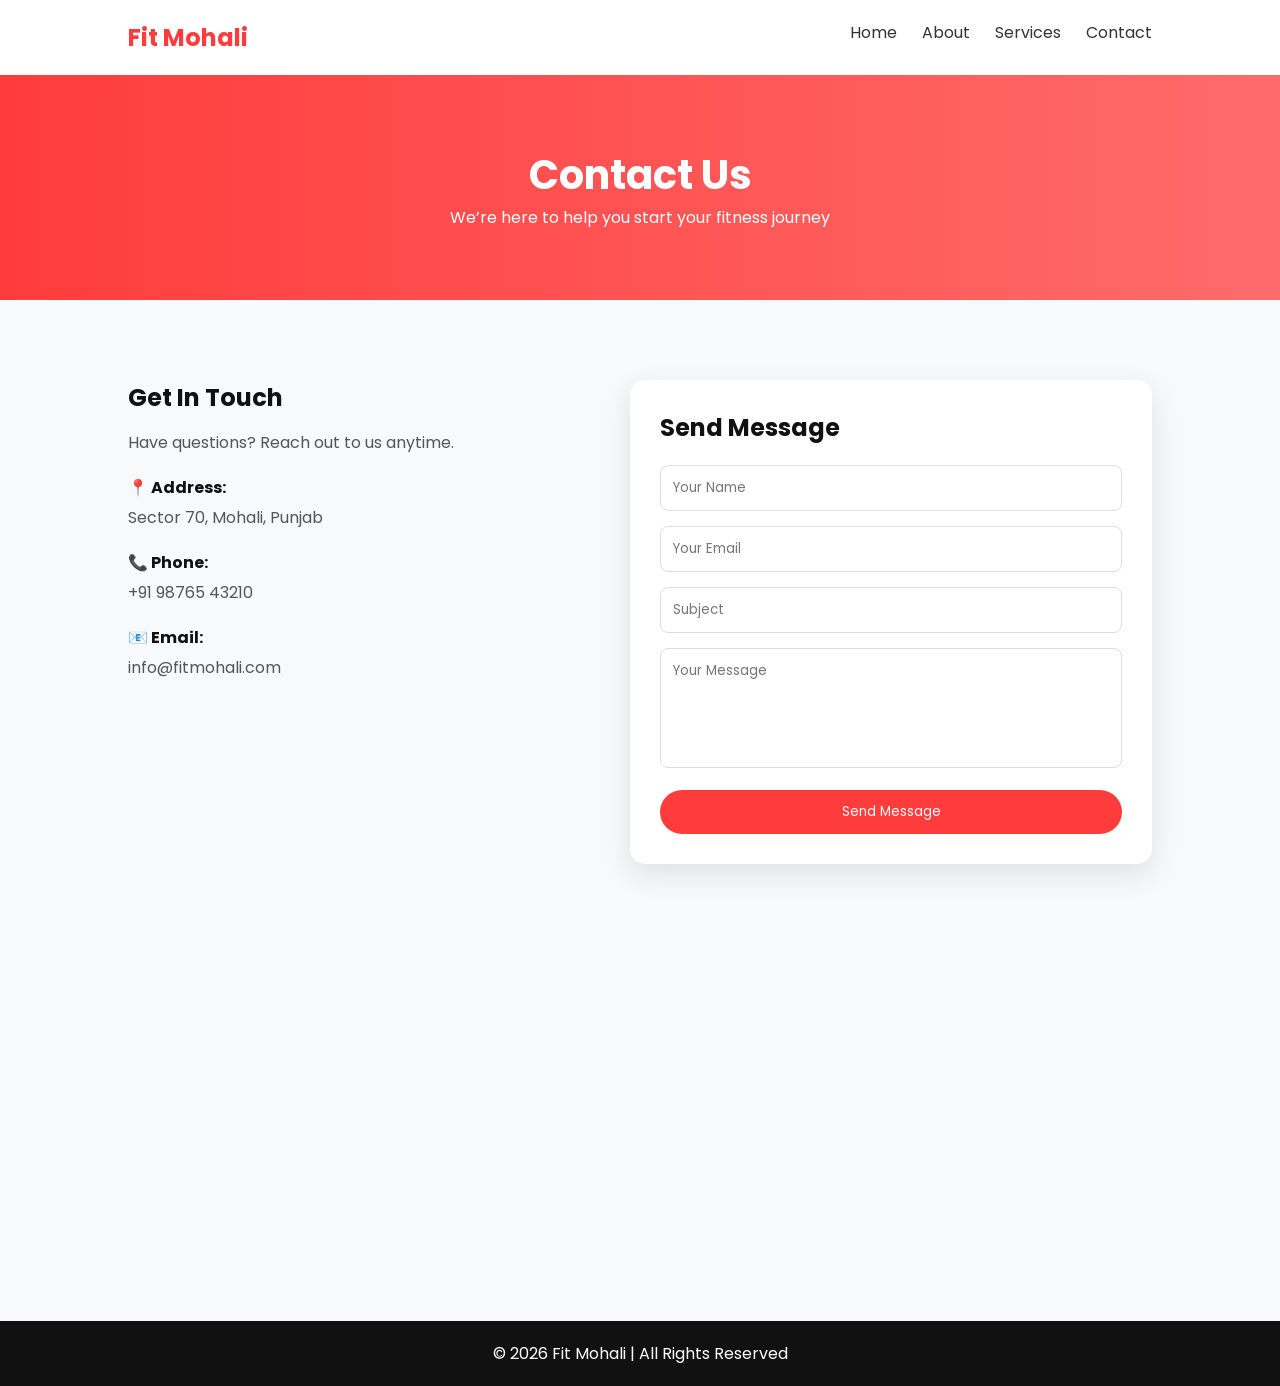
<file: contact.html>
<!DOCTYPE html>
<html lang="en">
<head>
<meta charset="UTF-8">
<meta name="viewport" content="width=device-width, initial-scale=1.0">

<title>Contact Us | Fit Mohali</title>
<meta name="description" content="Contact Fit Mohali - Best Gym in Mohali. Call, visit, or send a message to start your fitness journey.">

<link href="https://fonts.googleapis.com/css2?family=Poppins:wght@300;400;600&display=swap" rel="stylesheet">

<style>
*{
    margin:0;
    padding:0;
    box-sizing:border-box;
    font-family:'Poppins', sans-serif;
}

body{
    background:#f8f9fb;
    color:#111;
}

/* NAVBAR */
nav{
    display:flex;
    justify-content:space-between;
    padding:20px 10%;
    background:#fff;
    box-shadow:0 2px 10px rgba(0,0,0,0.08);
}

nav h1{
    color:#ff3c3c;
}

nav ul{
    display:flex;
    gap:25px;
    list-style:none;
}

nav a{
    text-decoration:none;
    color:#333;
}

nav a:hover{
    color:#ff3c3c;
}

/* HERO */
.hero{
    padding:70px 10%;
    text-align:center;
    background:linear-gradient(to right,#ff3c3c,#ff6b6b);
    color:#fff;
}

.hero h1{
    font-size:40px;
}

/* CONTACT SECTION */
.contact{
    padding:80px 10%;
}

.contact-container{
    display:flex;
    gap:40px;
    flex-wrap:wrap;
}

/* LEFT INFO */
.contact-info{
    flex:1;
}

.contact-info h2{
    margin-bottom:15px;
}

.contact-info p{
    color:#555;
    margin-bottom:20px;
}

.info-box{
    margin-bottom:15px;
}

.info-box strong{
    display:block;
    margin-bottom:5px;
}

/* FORM */
.contact-form{
    flex:1;
    background:#fff;
    padding:30px;
    border-radius:15px;
    box-shadow:0 10px 30px rgba(0,0,0,0.1);
}

.contact-form h2{
    margin-bottom:20px;
}

.contact-form input,
.contact-form textarea{
    width:100%;
    padding:12px;
    margin-bottom:15px;
    border:1px solid #ddd;
    border-radius:8px;
    outline:none;
}

.contact-form textarea{
    resize:none;
    height:120px;
}

.contact-form button{
    width:100%;
    padding:12px;
    border:none;
    background:#ff3c3c;
    color:#fff;
    border-radius:25px;
    cursor:pointer;
    transition:0.3s;
}

.contact-form button:hover{
    background:#000;
}

/* MAP */
.map{
    margin-top:40px;
}

.map iframe{
    width:100%;
    height:300px;
    border:none;
    border-radius:10px;
}

/* FOOTER */
footer{
    text-align:center;
    padding:20px;
    background:#111;
    color:#fff;
    margin-top:30px;
}

/* RESPONSIVE */
@media(max-width:768px){
    .hero h1{
        font-size:28px;
    }
}
</style>

</head>
<body>

<!-- NAVBAR -->
<nav>
    <h1>Fit Mohali</h1>
    <ul>
        <li><a href="index.html">Home</a></li>
        <li><a href="about.html">About</a></li>
        <li><a href="#">Services</a></li>
        <li><a href="#">Contact</a></li>
    </ul>
</nav>

<!-- HERO -->
<section class="hero">
    <h1>Contact Us</h1>
    <p>We’re here to help you start your fitness journey</p>
</section>

<!-- CONTACT -->
<section class="contact">

    <div class="contact-container">

        <!-- LEFT -->
        <div class="contact-info">
            <h2>Get In Touch</h2>
            <p>Have questions? Reach out to us anytime.</p>

            <div class="info-box">
                <strong>📍 Address:</strong>
                <p>Sector 70, Mohali, Punjab</p>
            </div>

            <div class="info-box">
                <strong>📞 Phone:</strong>
                <p>+91 98765 43210</p>
            </div>

            <div class="info-box">
                <strong>📧 Email:</strong>
                <p>info@fitmohali.com</p>
            </div>
        </div>

        <!-- RIGHT FORM -->
        <div class="contact-form">
            <h2>Send Message</h2>

            <form>
                <input type="text" placeholder="Your Name" required>
                <input type="email" placeholder="Your Email" required>
                <input type="text" placeholder="Subject">
                <textarea placeholder="Your Message"></textarea>
                <button type="submit">Send Message</button>
            </form>
        </div>

    </div>

    <!-- MAP -->
    <div class="map">
        <iframe src="https://maps.google.com/maps?q=mohali&t=&z=13&ie=UTF8&iwloc=&output=embed"></iframe>
    </div>

</section>

<!-- FOOTER -->
<footer>
    <p>© 2026 Fit Mohali | All Rights Reserved</p>
</footer>

</body>
</html>
</file>
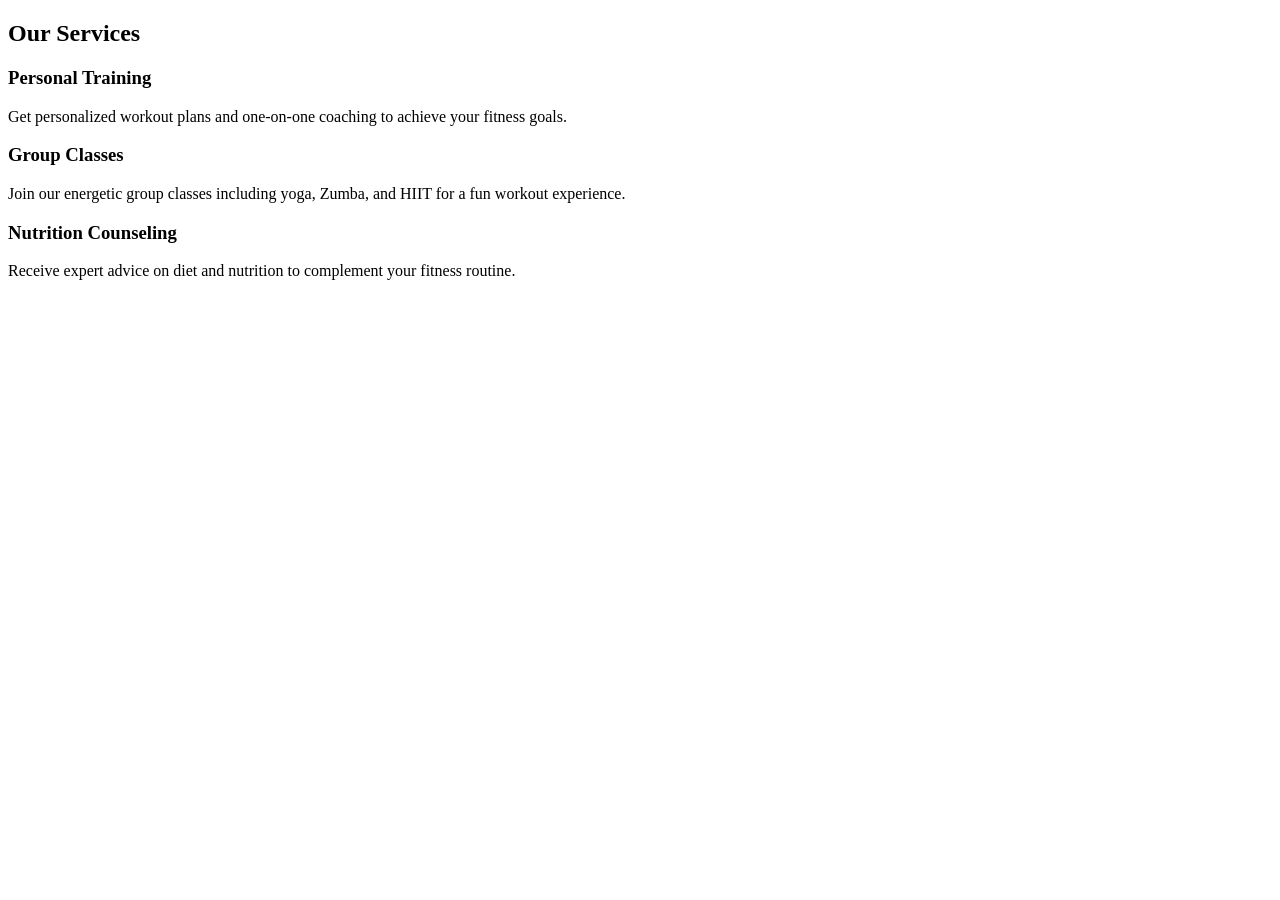
<file: service.html>
<!DOCTYPE html>
<html lang="en">
<head>
    <meta charset="UTF-8">
    <meta name="viewport" content="width=device-width, initial-scale=1.0">
    <title>Document</title>
    
</head>
<body>
<section>
    <div class="section-title">
        <h2>Our Services</h2>
    </div>
    <div class="services">
        <div class="service-item">
            <h3>Personal Training</h3>
            <p>Get personalized workout plans and one-on-one coaching to achieve your fitness goals.</p>
        </div>
        <div class="service-item">
            <h3>Group Classes</h3>
            <p>Join our energetic group classes including yoga, Zumba, and HIIT for a fun workout experience.</p>
        </div>
        <div class="service-item">
            <h3>Nutrition Counseling</h3>
            <p>Receive expert advice on diet and nutrition to complement your fitness routine.</p>
        </div>
    </div>
</body>
</html>
</file>
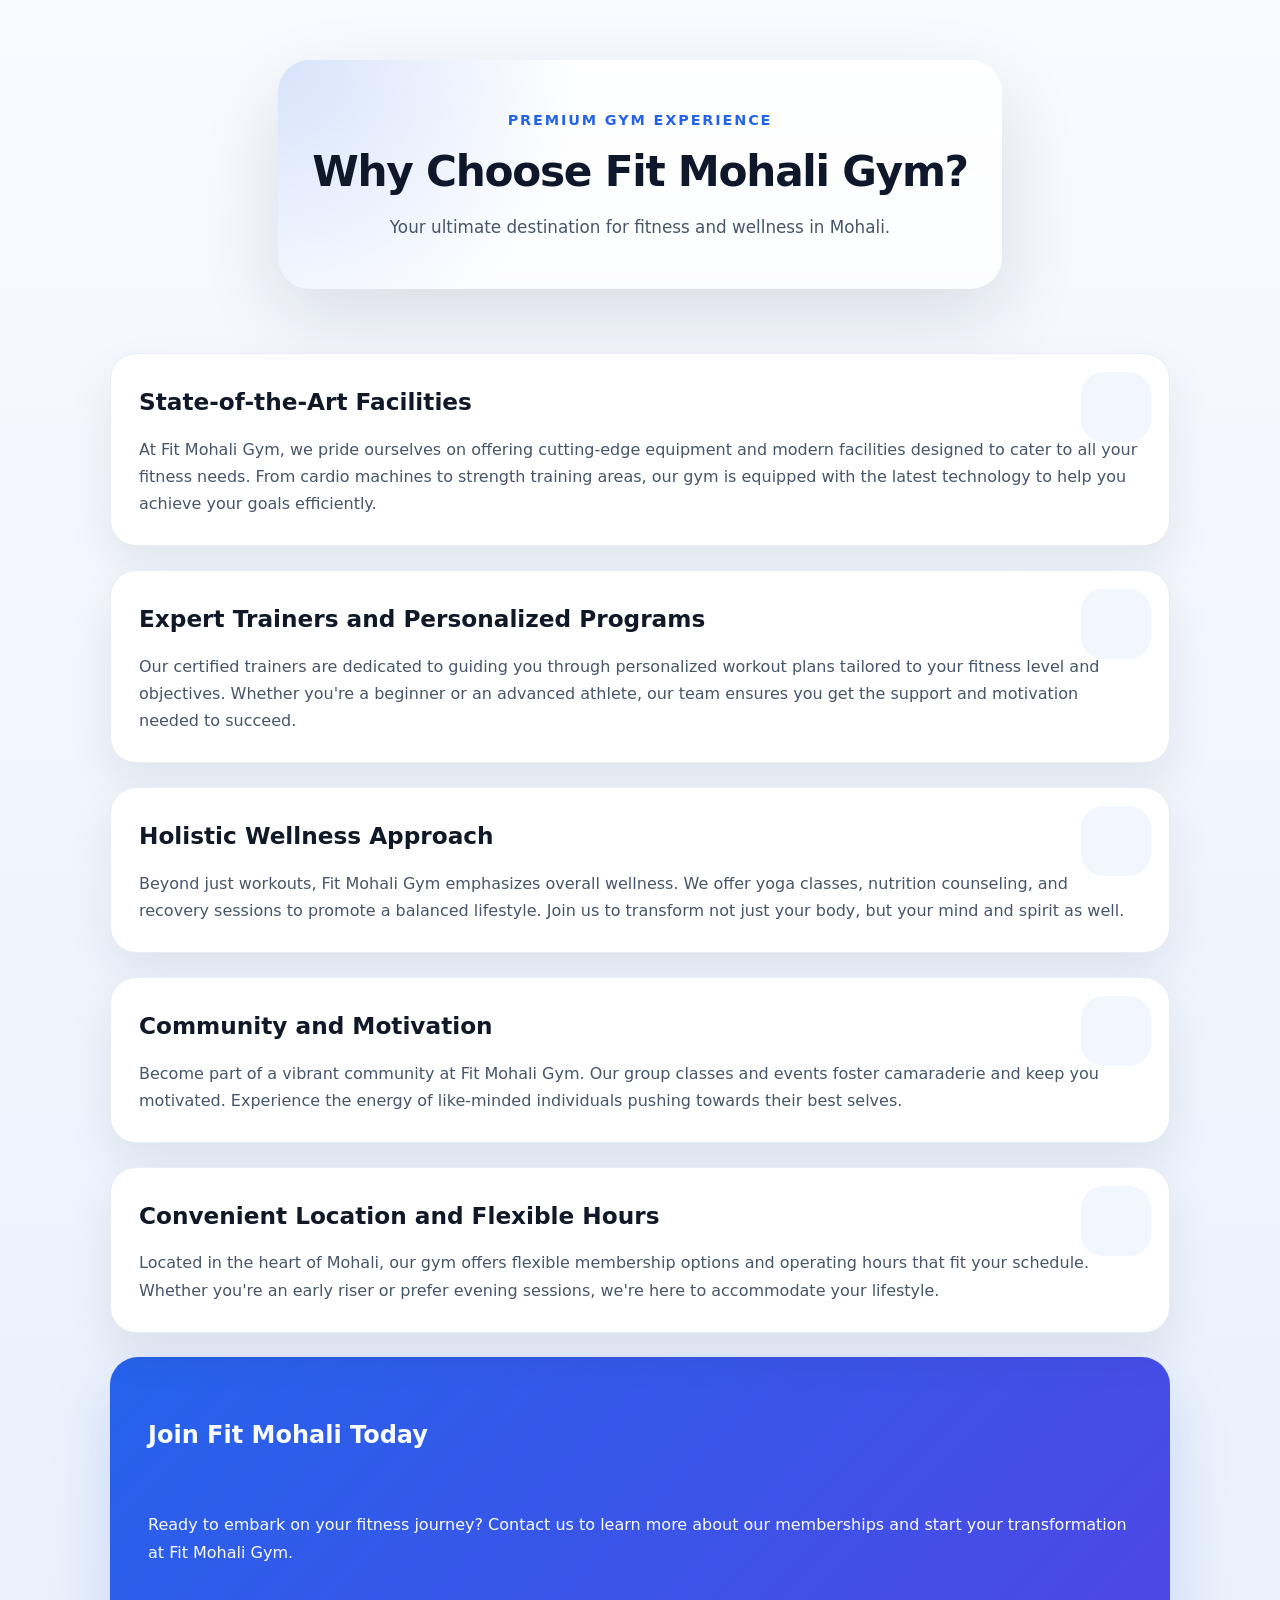
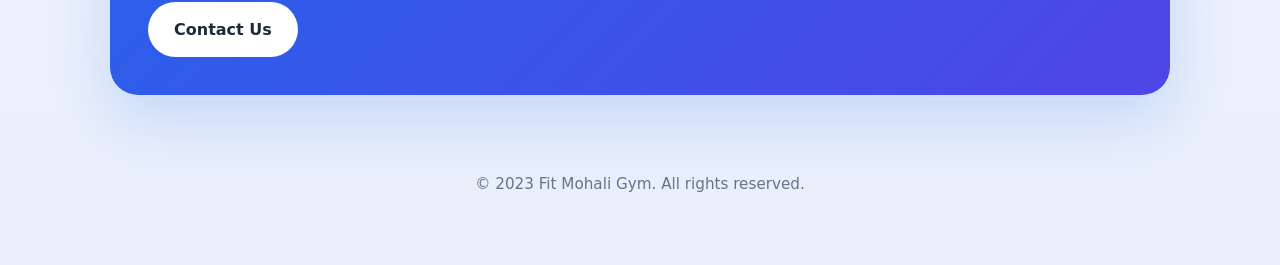
<file: blogs/why-to-choose-fit-mohali.html>
<!DOCTYPE html>
<html lang="en">
<head>
    <meta charset="UTF-8">
    <meta name="viewport" content="width=device-width, initial-scale=1.0">
    <title>Why Choose Fit Mohali Gym? | Top Reasons to Join</title>
    <meta name="description" content="Discover why Fit Mohali Gym is the best choice for fitness enthusiasts in Mohali. Explore top-notch facilities, expert trainers, and more.">
    <meta name="keywords" content="Fit Mohali Gym, best gym Mohali, fitness center Mohali, gym facilities, personal trainers">
    <link rel="stylesheet" href="../styles.css"> <!-- Assuming a shared CSS file -->
</head>
<body>
    <div class="page-wrapper">
        <header class="page-header">
            <div class="hero">
                <span class="eyebrow">Premium Gym Experience</span>
                <h1>Why Choose Fit Mohali Gym?</h1>
                <p>Your ultimate destination for fitness and wellness in Mohali.</p>
            </div>
        </header>
        <main class="content">
            <section class="feature-card">
                <h2>State-of-the-Art Facilities</h2>
                <p>At Fit Mohali Gym, we pride ourselves on offering cutting-edge equipment and modern facilities designed to cater to all your fitness needs. From cardio machines to strength training areas, our gym is equipped with the latest technology to help you achieve your goals efficiently.</p>
            </section>
            <section class="feature-card">
                <h2>Expert Trainers and Personalized Programs</h2>
                <p>Our certified trainers are dedicated to guiding you through personalized workout plans tailored to your fitness level and objectives. Whether you're a beginner or an advanced athlete, our team ensures you get the support and motivation needed to succeed.</p>
            </section>
            <section class="feature-card">
                <h2>Holistic Wellness Approach</h2>
                <p>Beyond just workouts, Fit Mohali Gym emphasizes overall wellness. We offer yoga classes, nutrition counseling, and recovery sessions to promote a balanced lifestyle. Join us to transform not just your body, but your mind and spirit as well.</p>
            </section>
            <section class="feature-card">
                <h2>Community and Motivation</h2>
                <p>Become part of a vibrant community at Fit Mohali Gym. Our group classes and events foster camaraderie and keep you motivated. Experience the energy of like-minded individuals pushing towards their best selves.</p>
            </section>
            <section class="feature-card">
                <h2>Convenient Location and Flexible Hours</h2>
                <p>Located in the heart of Mohali, our gym offers flexible membership options and operating hours that fit your schedule. Whether you're an early riser or prefer evening sessions, we're here to accommodate your lifestyle.</p>
            </section>
            <section class="cta-card">
                <h2>Join Fit Mohali Today</h2>
                <p>Ready to embark on your fitness journey? Contact us to learn more about our memberships and start your transformation at Fit Mohali Gym.</p>
                <a href="../contact.html">Contact Us</a>
            </section>
        </main>
        <footer class="site-footer">
            <p>&copy; 2023 Fit Mohali Gym. All rights reserved.</p>
        </footer>
    </div>
</body>
</html>
</file>
<file: styles.css>
/* Global page design for Fit Mohali Gym */
:root {
  color-scheme: light;
  font-family: 'Inter', system-ui, -apple-system, BlinkMacSystemFont, 'Segoe UI', sans-serif;
  color: #1e293b;
  background: #eef3fb;
  line-height: 1.7;
}

* {
  box-sizing: border-box;
}

html {
  scroll-behavior: smooth;
}

body {
  margin: 0;
  min-height: 100vh;
  background: linear-gradient(180deg, #f8fbff 0%, #e8effb 100%);
}

img {
  max-width: 100%;
  display: block;
}

a {
  color: #2563eb;
  text-decoration: none;
}

a:hover {
  text-decoration: underline;
}

.page-wrapper {
  max-width: 1100px;
  margin: 0 auto;
  padding: 0 20px 40px;
}

.page-header {
  padding: 60px 0 40px;
  text-align: center;
}

.hero {
  display: inline-flex;
  flex-direction: column;
  gap: 18px;
  max-width: 760px;
  margin: 0 auto;
  padding: 48px 34px;
  border-radius: 32px;
  background: radial-gradient(circle at top left, rgba(37, 99, 235, 0.18), transparent 40%),
              linear-gradient(180deg, rgba(255, 255, 255, 0.9), rgba(255, 255, 255, 0.7));
  box-shadow: 0 28px 80px rgba(15, 23, 42, 0.12);
}

.eyebrow {
  font-size: 0.9rem;
  font-weight: 700;
  letter-spacing: 0.13em;
  text-transform: uppercase;
  color: #2563eb;
}

h1 {
  margin: 0;
  font-size: clamp(2.4rem, 3.3vw, 3.75rem);
  line-height: 1.05;
  letter-spacing: -0.03em;
  color: #0f172a;
}

.page-header p {
  margin: 0;
  max-width: 750px;
  margin-left: auto;
  margin-right: auto;
  color: #475569;
  font-size: 1.05rem;
}

.content {
  display: grid;
  gap: 24px;
  margin-top: 24px;
}

.feature-card {
  position: relative;
  padding: 28px;
  border-radius: 26px;
  background: #ffffff;
  border: 1px solid rgba(148, 163, 184, 0.2);
  box-shadow: 0 20px 46px rgba(15, 23, 42, 0.08);
}

.feature-card h2 {
  margin-top: 0;
  margin-bottom: 14px;
  font-size: 1.45rem;
  color: #111827;
}

.feature-card p {
  margin: 0;
  color: #475569;
  font-size: 1rem;
}

.feature-card::before {
  content: '';
  position: absolute;
  top: 18px;
  right: 18px;
  width: 70px;
  height: 70px;
  border-radius: 22px;
  background: rgba(37, 99, 235, 0.06);
  pointer-events: none;
}

.feature-card:last-child {
  padding-bottom: 36px;
}

.cta-card {
  display: grid;
  gap: 20px;
  padding: 38px;
  border-radius: 28px;
  background: linear-gradient(135deg, #2563eb 0%, #4f46e5 100%);
  color: #ffffff;
  box-shadow: 0 24px 60px rgba(37, 99, 235, 0.18);
}

.cta-card h2,
.cta-card p {
  color: #f8fbff;
}

.cta-card a {
  display: inline-flex;
  align-items: center;
  justify-content: center;
  width: fit-content;
  padding: 14px 26px;
  border-radius: 999px;
  background: #ffffff;
  color: #1e293b;
  font-weight: 700;
  transition: transform 0.2s ease, box-shadow 0.2s ease;
}

.cta-card a:hover {
  transform: translateY(-2px);
  box-shadow: 0 16px 30px rgba(15, 23, 42, 0.15);
}

.site-footer {
  margin-top: 40px;
  padding: 22px 0 12px;
  text-align: center;
  color: #64748b;
  font-size: 0.95rem;
}

@media (max-width: 720px) {
  .page-wrapper {
    padding: 0 16px 28px;
  }

  .hero {
    padding: 30px 20px;
  }

  .feature-card,
  .cta-card {
    padding: 24px;
  }
}
</file>
